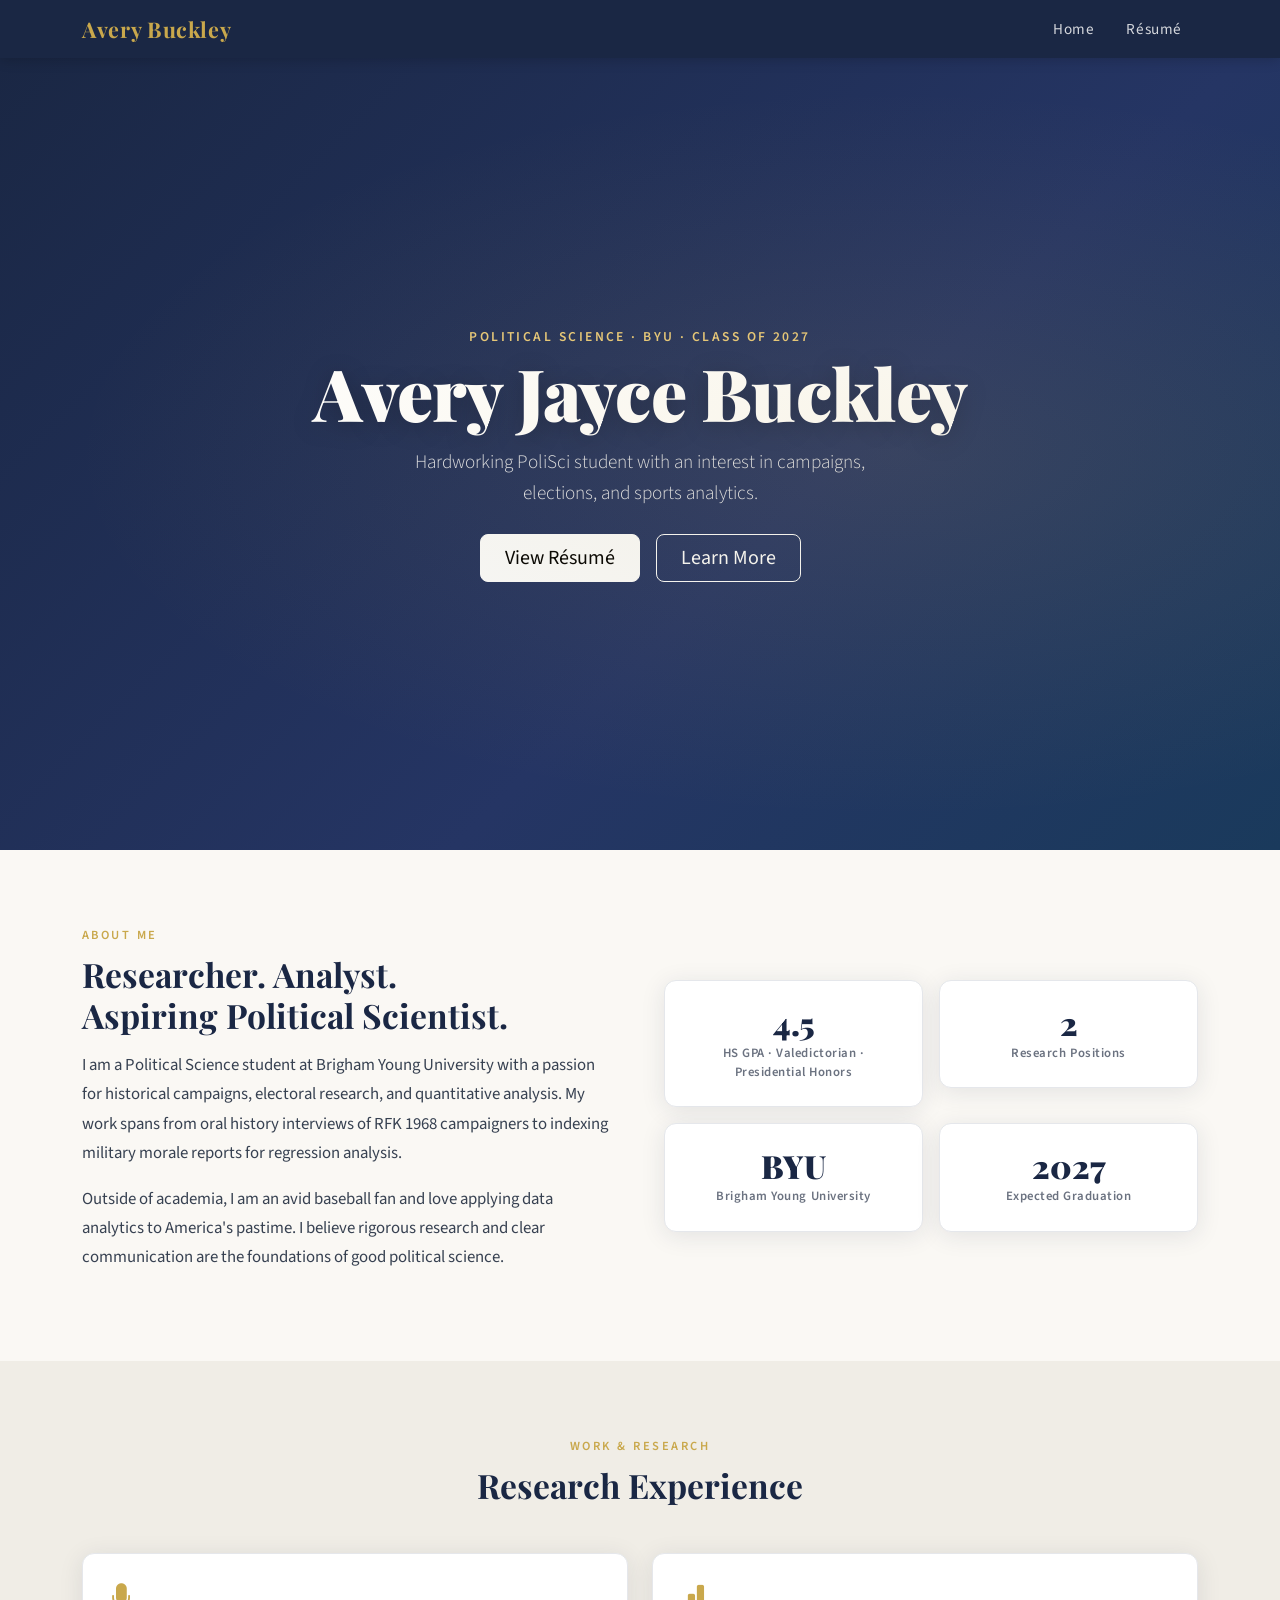
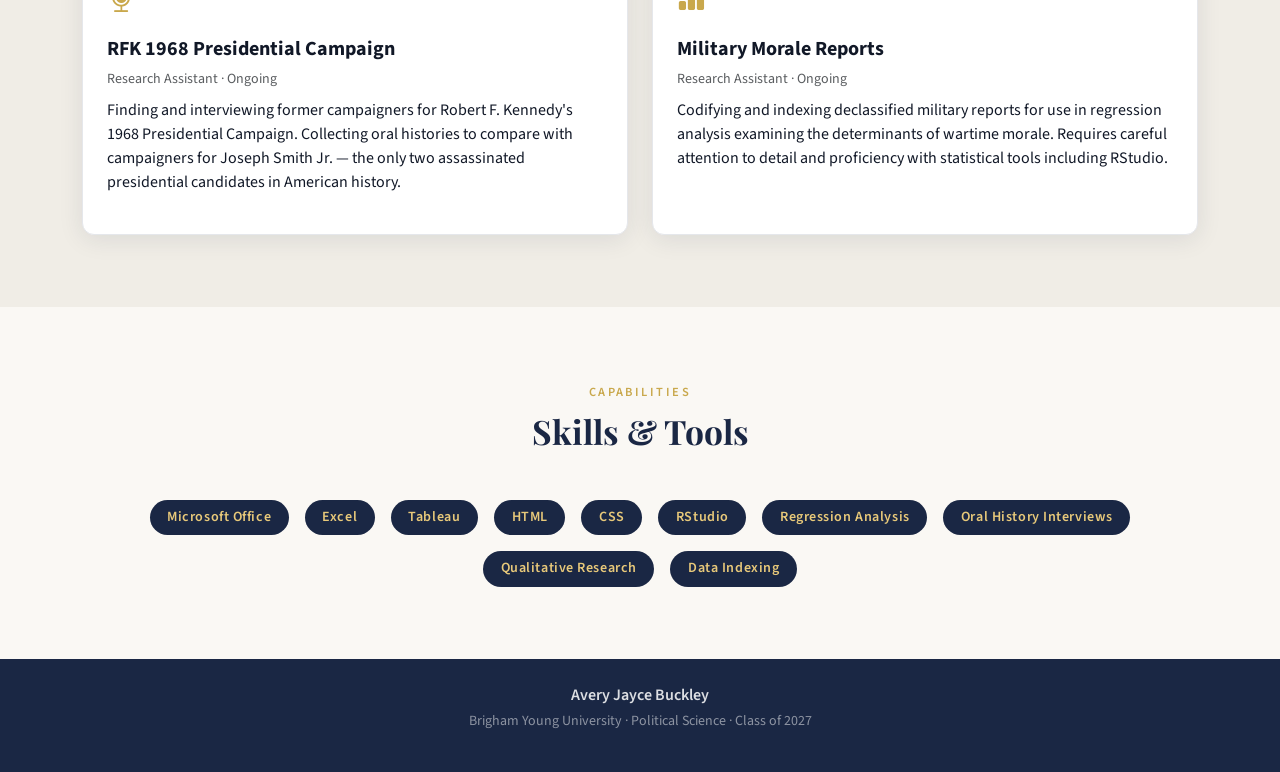
<file: index.html>
<!DOCTYPE html>
<html lang="en">
<head>
  <meta charset="UTF-8" />
  <meta name="viewport" content="width=device-width, initial-scale=1.0"/>
  <title>Avery Buckley | Political Science</title>
  <!-- Bootstrap 5 -->
  <link href="https://cdn.jsdelivr.net/npm/bootstrap@5.3.2/dist/css/bootstrap.min.css" rel="stylesheet"/>
  <!-- Google Fonts -->
  <link href="https://fonts.googleapis.com/css2?family=Playfair+Display:wght@400;700;900&family=Source+Sans+3:wght@300;400;600&display=swap" rel="stylesheet"/>
  <!-- Bootstrap Icons -->
  <link href="https://cdn.jsdelivr.net/npm/bootstrap-icons@1.11.3/font/bootstrap-icons.min.css" rel="stylesheet"/>
  <!-- Custom CSS -->
  <link rel="stylesheet" href="css/style1.css"/>
</head>
<body>

  <!-- NAVBAR -->
  <nav class="navbar navbar-expand-lg navbar-dark sticky-top" id="mainNav">
    <div class="container">
      <a class="navbar-brand fw-bold" href="index.html">Avery Buckley</a>
      <button class="navbar-toggler" type="button" data-bs-toggle="collapse" data-bs-target="#navContent">
        <span class="navbar-toggler-icon"></span>
      </button>
      <div class="collapse navbar-collapse" id="navContent">
        <ul class="navbar-nav ms-auto">
          <li class="nav-item"><a class="nav-link" href="index.html">Home</a></li>
          <li class="nav-item"><a class="nav-link" href="resume.html">Résumé</a></li>
        </ul>
      </div>
    </div>
  </nav>

  <!-- HERO -->
  <header class="hero-section d-flex align-items-center">
    <div class="container text-center text-white">
      <p class="hero-eyebrow mb-2">Political Science · BYU · Class of 2027</p>
      <h1 class="hero-title display-2 fw-black">Avery Jayce Buckley</h1>
      <p class="hero-sub mt-3 mx-auto">Hardworking PoliSci student with an interest in campaigns, elections, and sports analytics.</p>
      <div class="mt-4 d-flex justify-content-center gap-3 flex-wrap">
        <a href="resume.html" class="btn btn-light btn-lg px-4">View Résumé</a>
        <a href="#about" class="btn btn-outline-light btn-lg px-4">Learn More</a>
      </div>
    </div>
  </header>

  <!-- ABOUT -->
  <section class="py-5" id="about">
    <div class="container py-4">
      <div class="row align-items-center g-5">
        <div class="col-lg-6">
          <span class="section-label">About Me</span>
          <h2 class="section-heading mt-2">Researcher. Analyst. <br/>Aspiring Political Scientist.</h2>
          <p class="section-body mt-3">
            I am a Political Science student at Brigham Young University with a passion for
            historical campaigns, electoral research, and quantitative analysis. My work spans
            from oral history interviews of RFK 1968 campaigners to indexing military morale
            reports for regression analysis.
          </p>
          <p class="section-body">
            Outside of academia, I am an avid baseball fan and love applying data analytics to
            America's pastime. I believe rigorous research and clear communication are the
            foundations of good political science.
          </p>
        </div>
        <div class="col-lg-6">
          <div class="row g-3">
            <div class="col-6">
              <div class="stat-card text-center p-4">
                <div class="stat-num">4.5</div>
                <div class="stat-label">HS GPA · Valedictorian · Presidential Honors</div>
              </div>
            </div>
            <div class="col-6">
              <div class="stat-card text-center p-4">
                <div class="stat-num">2</div>
                <div class="stat-label">Research Positions</div>
              </div>
            </div>
            <div class="col-6">
              <div class="stat-card text-center p-4">
                <div class="stat-num">BYU</div>
                <div class="stat-label">Brigham Young University</div>
              </div>
            </div>
            <div class="col-6">
              <div class="stat-card text-center p-4">
                <div class="stat-num">2027</div>
                <div class="stat-label">Expected Graduation</div>
              </div>
            </div>
          </div>
        </div>
      </div>
    </div>
  </section>

  <!-- RESEARCH HIGHLIGHTS -->
  <section class="py-5 bg-light-section" id="research">
    <div class="container py-4">
      <div class="text-center mb-5">
        <span class="section-label">Work &amp; Research</span>
        <h2 class="section-heading mt-2">Research Experience</h2>
      </div>
      <div class="row g-4">
        <div class="col-md-6">
          <div class="research-card p-4 h-100">
            <div class="research-icon mb-3"><i class="bi bi-mic-fill"></i></div>
            <h5 class="fw-bold">RFK 1968 Presidential Campaign</h5>
            <p class="text-muted small mb-2">Research Assistant · Ongoing</p>
            <p>
              Finding and interviewing former campaigners for Robert F. Kennedy's 1968 Presidential
              Campaign. Collecting oral histories to compare with campaigners for Joseph Smith Jr. —
              the only two assassinated presidential candidates in American history.
            </p>
          </div>
        </div>
        <div class="col-md-6">
          <div class="research-card p-4 h-100">
            <div class="research-icon mb-3"><i class="bi bi-bar-chart-fill"></i></div>
            <h5 class="fw-bold">Military Morale Reports</h5>
            <p class="text-muted small mb-2">Research Assistant · Ongoing</p>
            <p>
              Codifying and indexing declassified military reports for use in regression analysis
              examining the determinants of wartime morale. Requires careful attention to detail
              and proficiency with statistical tools including RStudio.
            </p>
          </div>
        </div>
      </div>
    </div>
  </section>

  <!-- SKILLS -->
  <section class="py-5" id="skills">
    <div class="container py-4">
      <div class="text-center mb-5">
        <span class="section-label">Capabilities</span>
        <h2 class="section-heading mt-2">Skills &amp; Tools</h2>
      </div>
      <div class="row g-3 justify-content-center">
        <div class="col-auto"><span class="skill-badge">Microsoft Office</span></div>
        <div class="col-auto"><span class="skill-badge">Excel</span></div>
        <div class="col-auto"><span class="skill-badge">Tableau</span></div>
        <div class="col-auto"><span class="skill-badge">HTML</span></div>
        <div class="col-auto"><span class="skill-badge">CSS</span></div>
        <div class="col-auto"><span class="skill-badge">RStudio</span></div>
        <div class="col-auto"><span class="skill-badge">Regression Analysis</span></div>
        <div class="col-auto"><span class="skill-badge">Oral History Interviews</span></div>
        <div class="col-auto"><span class="skill-badge">Qualitative Research</span></div>
        <div class="col-auto"><span class="skill-badge">Data Indexing</span></div>
      </div>
    </div>
  </section>

  <!-- FOOTER -->
  <footer class="site-footer py-4 text-center">
    <div class="container">
      <p class="mb-1 fw-semibold">Avery Jayce Buckley</p>
      <p class="text-muted small">Brigham Young University · Political Science · Class of 2027</p>
    </div>
  </footer>

  <script src="https://cdn.jsdelivr.net/npm/bootstrap@5.3.2/dist/js/bootstrap.bundle.min.js"></script>
</body>
</html>
</file>
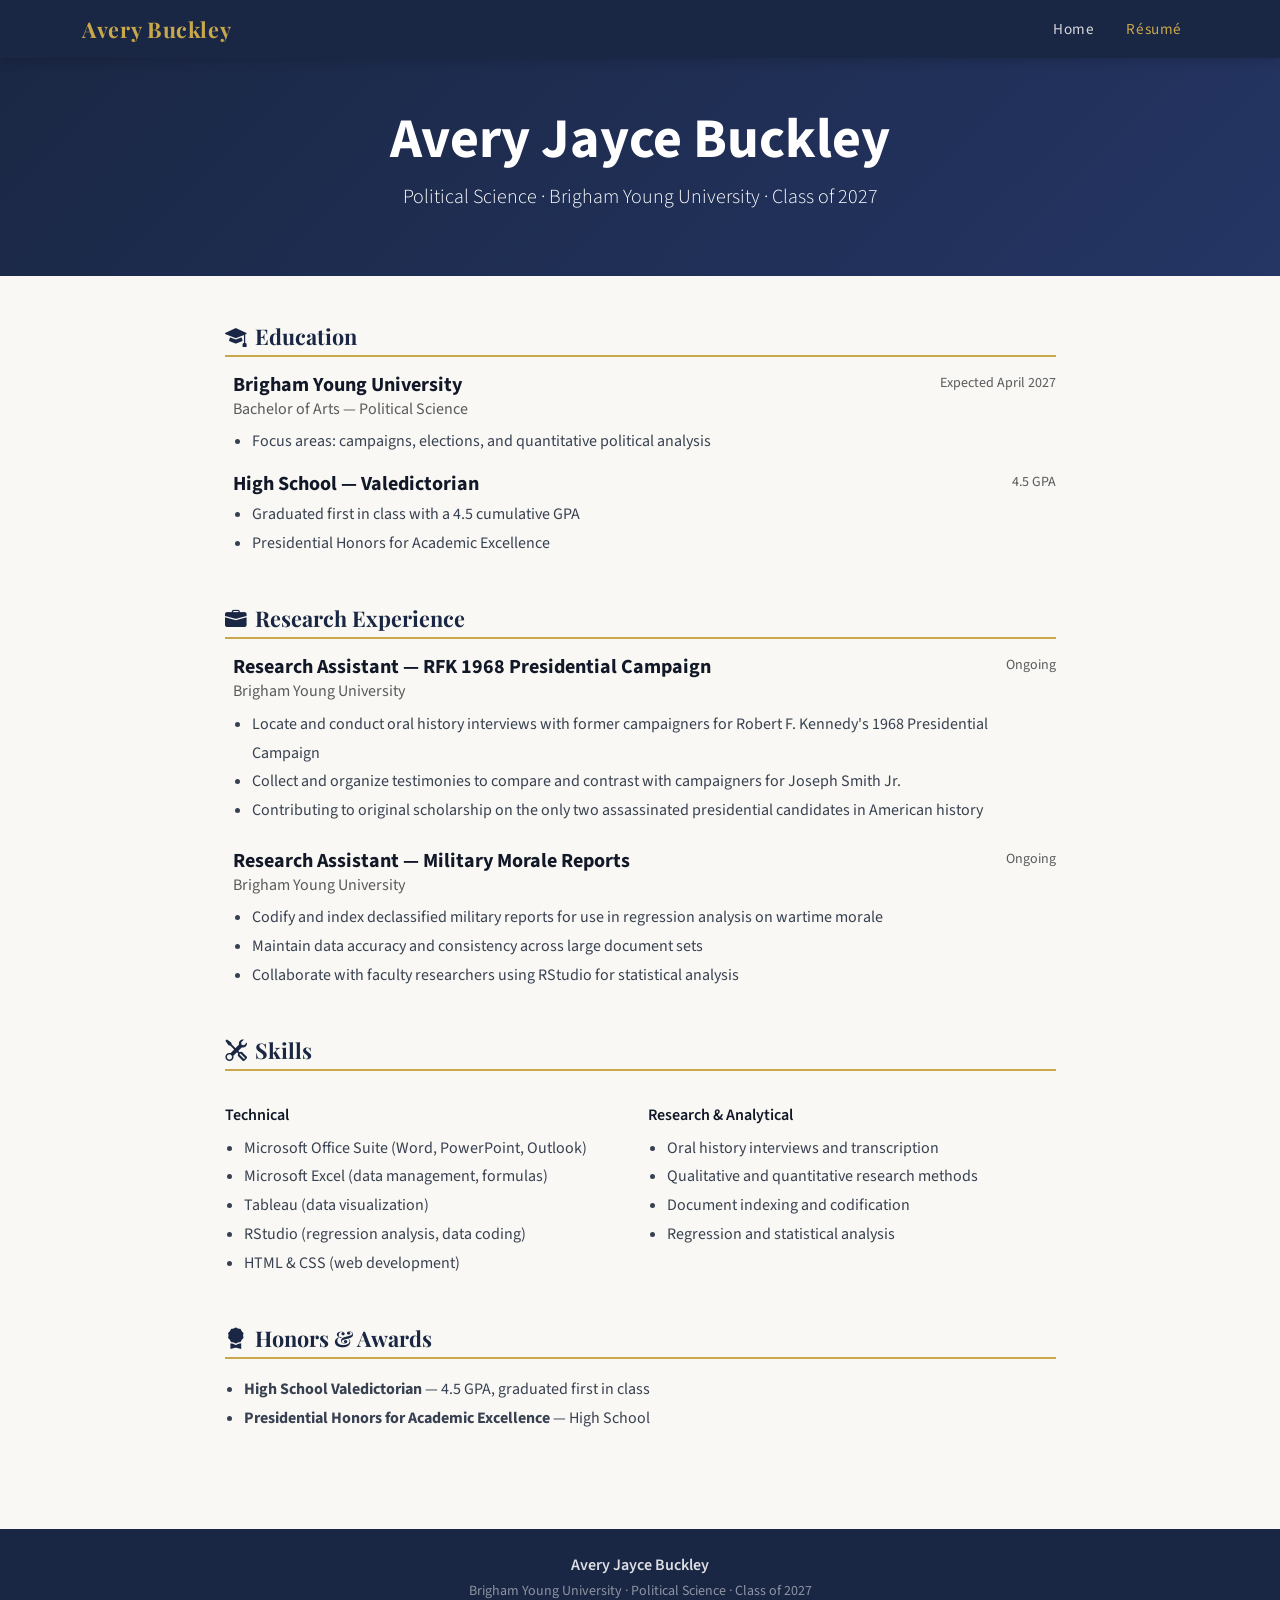
<file: resume.html>
<!DOCTYPE html>
<html lang="en">
<head>
  <meta charset="UTF-8" />
  <meta name="viewport" content="width=device-width, initial-scale=1.0"/>
  <title>Résumé | Avery Buckley</title>
  <link href="https://cdn.jsdelivr.net/npm/bootstrap@5.3.2/dist/css/bootstrap.min.css" rel="stylesheet"/>
  <link href="https://fonts.googleapis.com/css2?family=Playfair+Display:wght@400;700;900&family=Source+Sans+3:wght@300;400;600&display=swap" rel="stylesheet"/>
  <link href="https://cdn.jsdelivr.net/npm/bootstrap-icons@1.11.3/font/bootstrap-icons.min.css" rel="stylesheet"/>
  <link rel="stylesheet" href="css/style1.css"/>
</head>
<body>

  <!-- NAVBAR -->
  <nav class="navbar navbar-expand-lg navbar-dark sticky-top" id="mainNav">
    <div class="container">
      <a class="navbar-brand fw-bold" href="index.html">Avery Buckley</a>
      <button class="navbar-toggler" type="button" data-bs-toggle="collapse" data-bs-target="#navContent">
        <span class="navbar-toggler-icon"></span>
      </button>
      <div class="collapse navbar-collapse" id="navContent">
        <ul class="navbar-nav ms-auto">
          <li class="nav-item"><a class="nav-link" href="index.html">Home</a></li>
          <li class="nav-item"><a class="nav-link active" href="resume.html">Résumé</a></li>
        </ul>
      </div>
    </div>
  </nav>

  <!-- RESUME HEADER -->
  <div class="resume-header py-5 text-center text-white">
    <div class="container">
      <h1 class="display-4 fw-bold">Avery Jayce Buckley</h1>
      <p class="lead mt-2">Political Science · Brigham Young University · Class of 2027</p>
    </div>
  </div>

  <!-- RESUME BODY -->
  <main class="container py-5">
    <div class="row justify-content-center">
      <div class="col-lg-9">

        <!-- EDUCATION -->
        <section class="resume-section mb-5">
          <h2 class="resume-section-title"><i class="bi bi-mortarboard-fill me-2"></i>Education</h2>
          <hr class="resume-rule"/>
          <div class="resume-entry">
            <div class="d-flex justify-content-between flex-wrap">
              <h5 class="fw-bold mb-0">Brigham Young University</h5>
              <span class="text-muted small">Expected April 2027</span>
            </div>
            <p class="text-muted mb-1">Bachelor of Arts — Political Science</p>
            <ul class="resume-list">
              <li>Focus areas: campaigns, elections, and quantitative political analysis</li>
            </ul>
          </div>
          <div class="resume-entry mt-3">
            <div class="d-flex justify-content-between flex-wrap">
              <h5 class="fw-bold mb-0">High School — Valedictorian</h5>
              <span class="text-muted small">4.5 GPA</span>
            </div>
            <ul class="resume-list mt-1">
              <li>Graduated first in class with a 4.5 cumulative GPA</li>
              <li>Presidential Honors for Academic Excellence</li>
            </ul>
          </div>
        </section>

        <!-- EXPERIENCE -->
        <section class="resume-section mb-5">
          <h2 class="resume-section-title"><i class="bi bi-briefcase-fill me-2"></i>Research Experience</h2>
          <hr class="resume-rule"/>

          <div class="resume-entry">
            <div class="d-flex justify-content-between flex-wrap">
              <h5 class="fw-bold mb-0">Research Assistant — RFK 1968 Presidential Campaign</h5>
              <span class="text-muted small">Ongoing</span>
            </div>
            <p class="text-muted mb-1">Brigham Young University</p>
            <ul class="resume-list">
              <li>Locate and conduct oral history interviews with former campaigners for Robert F. Kennedy's 1968 Presidential Campaign</li>
              <li>Collect and organize testimonies to compare and contrast with campaigners for Joseph Smith Jr.</li>
              <li>Contributing to original scholarship on the only two assassinated presidential candidates in American history</li>
            </ul>
          </div>

          <div class="resume-entry mt-4">
            <div class="d-flex justify-content-between flex-wrap">
              <h5 class="fw-bold mb-0">Research Assistant — Military Morale Reports</h5>
              <span class="text-muted small">Ongoing</span>
            </div>
            <p class="text-muted mb-1">Brigham Young University</p>
            <ul class="resume-list">
              <li>Codify and index declassified military reports for use in regression analysis on wartime morale</li>
              <li>Maintain data accuracy and consistency across large document sets</li>
              <li>Collaborate with faculty researchers using RStudio for statistical analysis</li>
            </ul>
          </div>
        </section>

        <!-- SKILLS -->
        <section class="resume-section mb-5">
          <h2 class="resume-section-title"><i class="bi bi-tools me-2"></i>Skills</h2>
          <hr class="resume-rule"/>
          <div class="row g-3 mt-1">
            <div class="col-md-6">
              <p class="fw-semibold mb-1">Technical</p>
              <ul class="resume-list">
                <li>Microsoft Office Suite (Word, PowerPoint, Outlook)</li>
                <li>Microsoft Excel (data management, formulas)</li>
                <li>Tableau (data visualization)</li>
                <li>RStudio (regression analysis, data coding)</li>
                <li>HTML &amp; CSS (web development)</li>
              </ul>
            </div>
            <div class="col-md-6">
              <p class="fw-semibold mb-1">Research &amp; Analytical</p>
              <ul class="resume-list">
                <li>Oral history interviews and transcription</li>
                <li>Qualitative and quantitative research methods</li>
                <li>Document indexing and codification</li>
                <li>Regression and statistical analysis</li>
              </ul>
            </div>
          </div>
        </section>

        <!-- HONORS -->
        <section class="resume-section mb-5">
          <h2 class="resume-section-title"><i class="bi bi-award-fill me-2"></i>Honors &amp; Awards</h2>
          <hr class="resume-rule"/>
          <ul class="resume-list mt-2">
            <li><strong>High School Valedictorian</strong> — 4.5 GPA, graduated first in class</li>
            <li><strong>Presidential Honors for Academic Excellence</strong> — High School</li>
          </ul>
        </section>

      </div>
    </div>
  </main>

  <!-- FOOTER -->
  <footer class="site-footer py-4 text-center">
    <div class="container">
      <p class="mb-1 fw-semibold">Avery Jayce Buckley</p>
      <p class="text-muted small">Brigham Young University · Political Science · Class of 2027</p>
    </div>
  </footer>

  <script src="https://cdn.jsdelivr.net/npm/bootstrap@5.3.2/dist/js/bootstrap.bundle.min.js"></script>
</body>
</html>
</file>
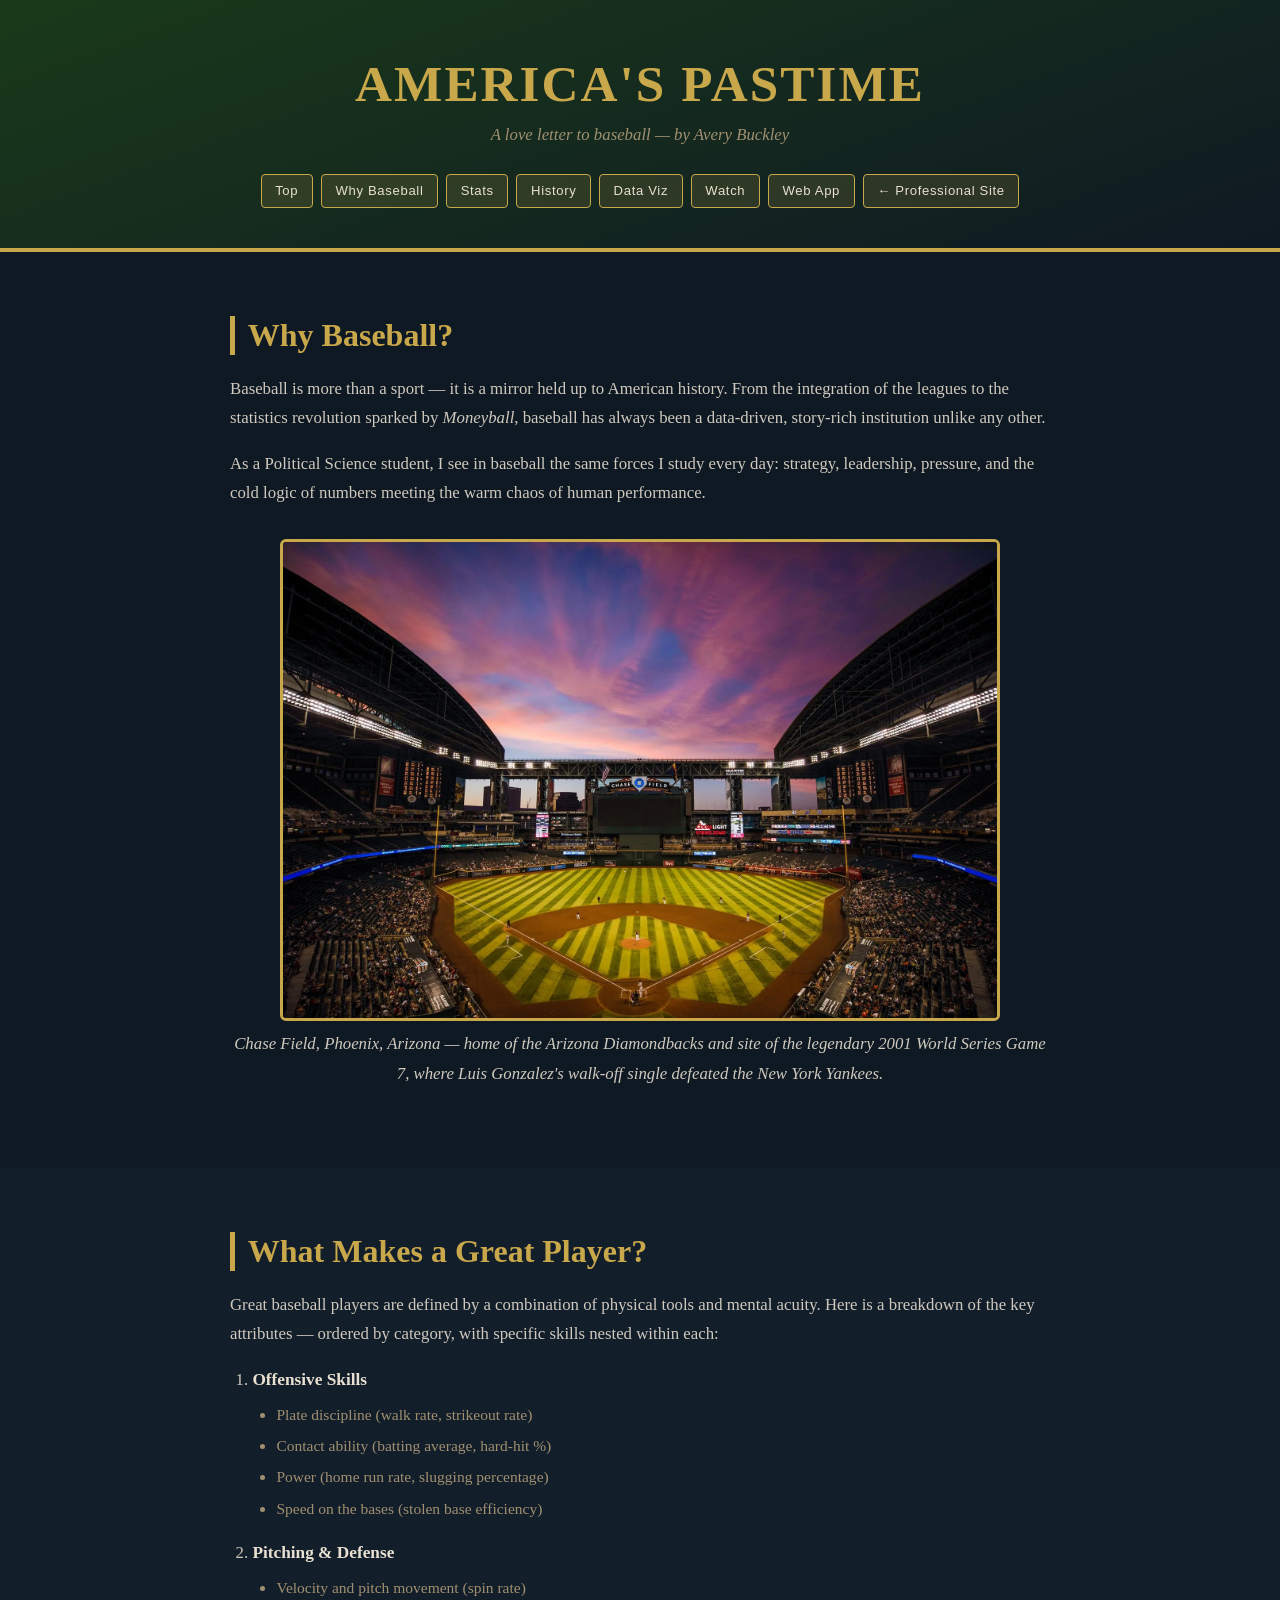
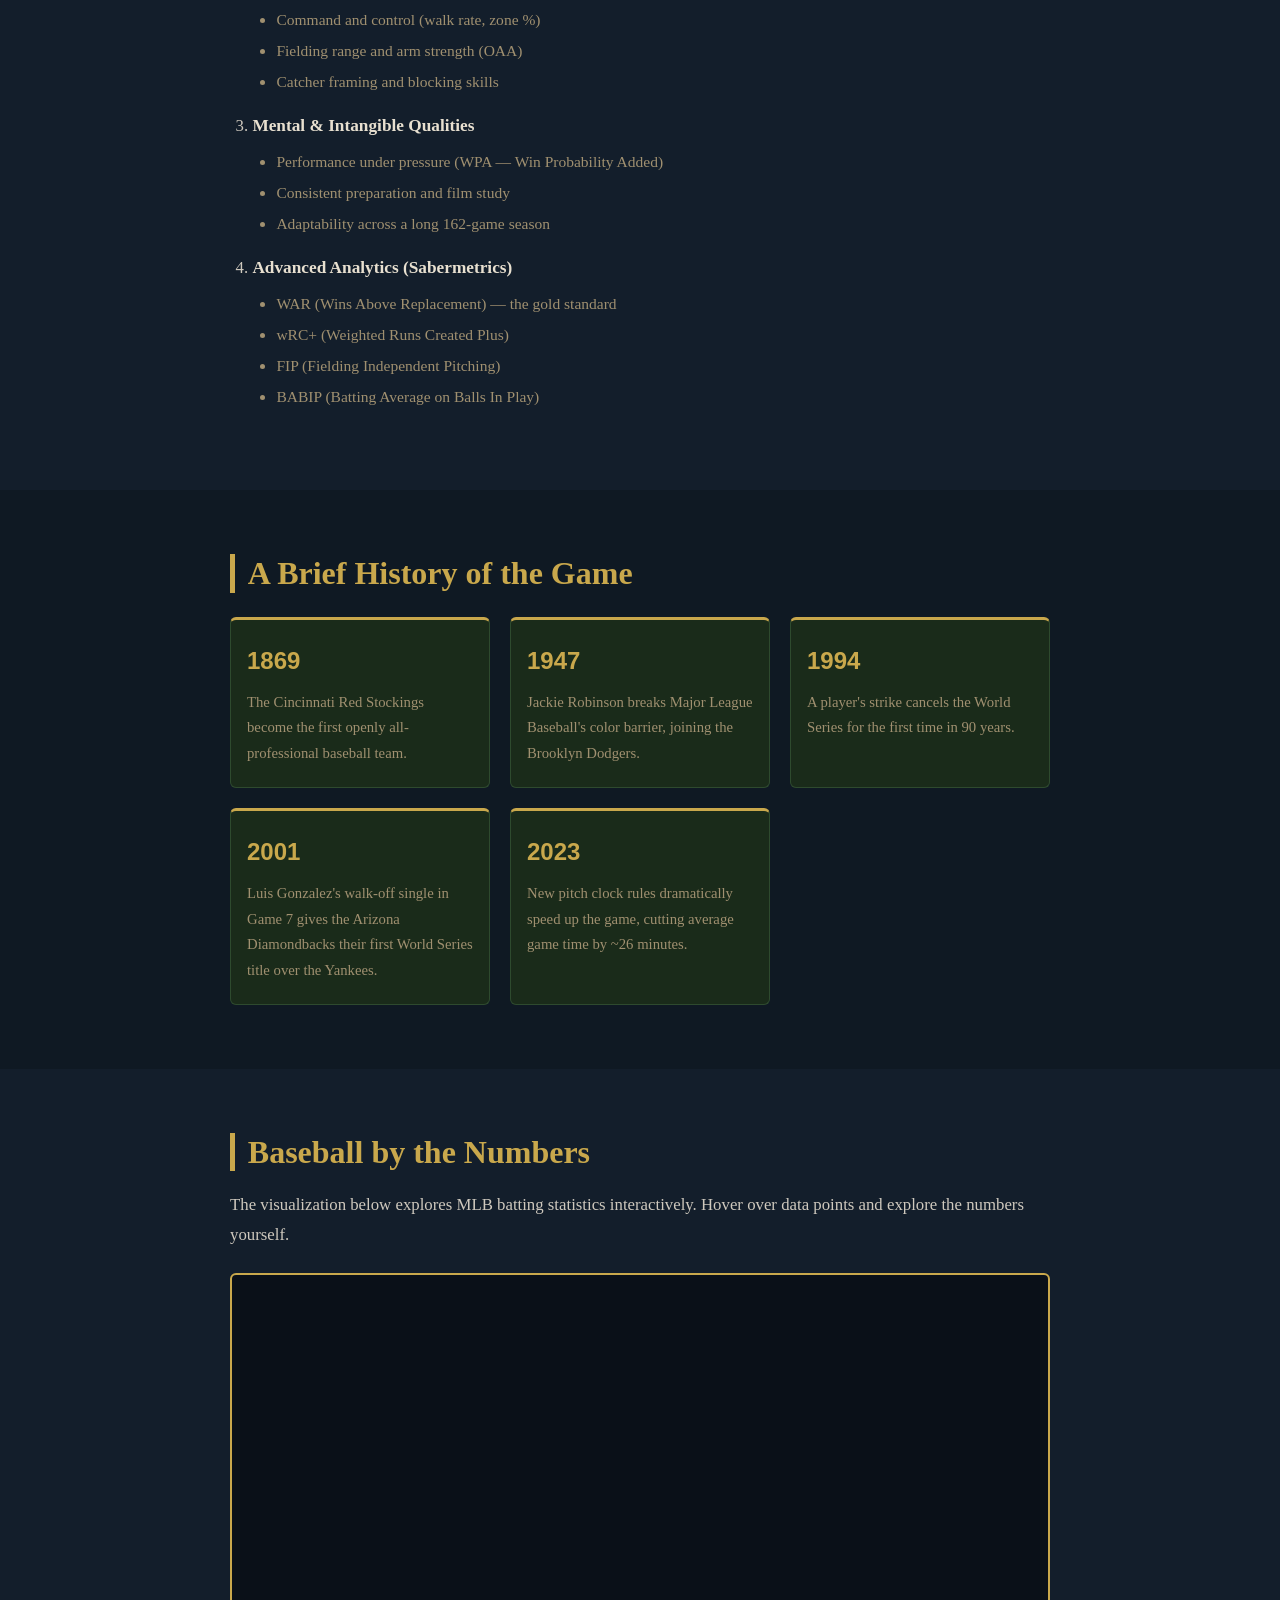
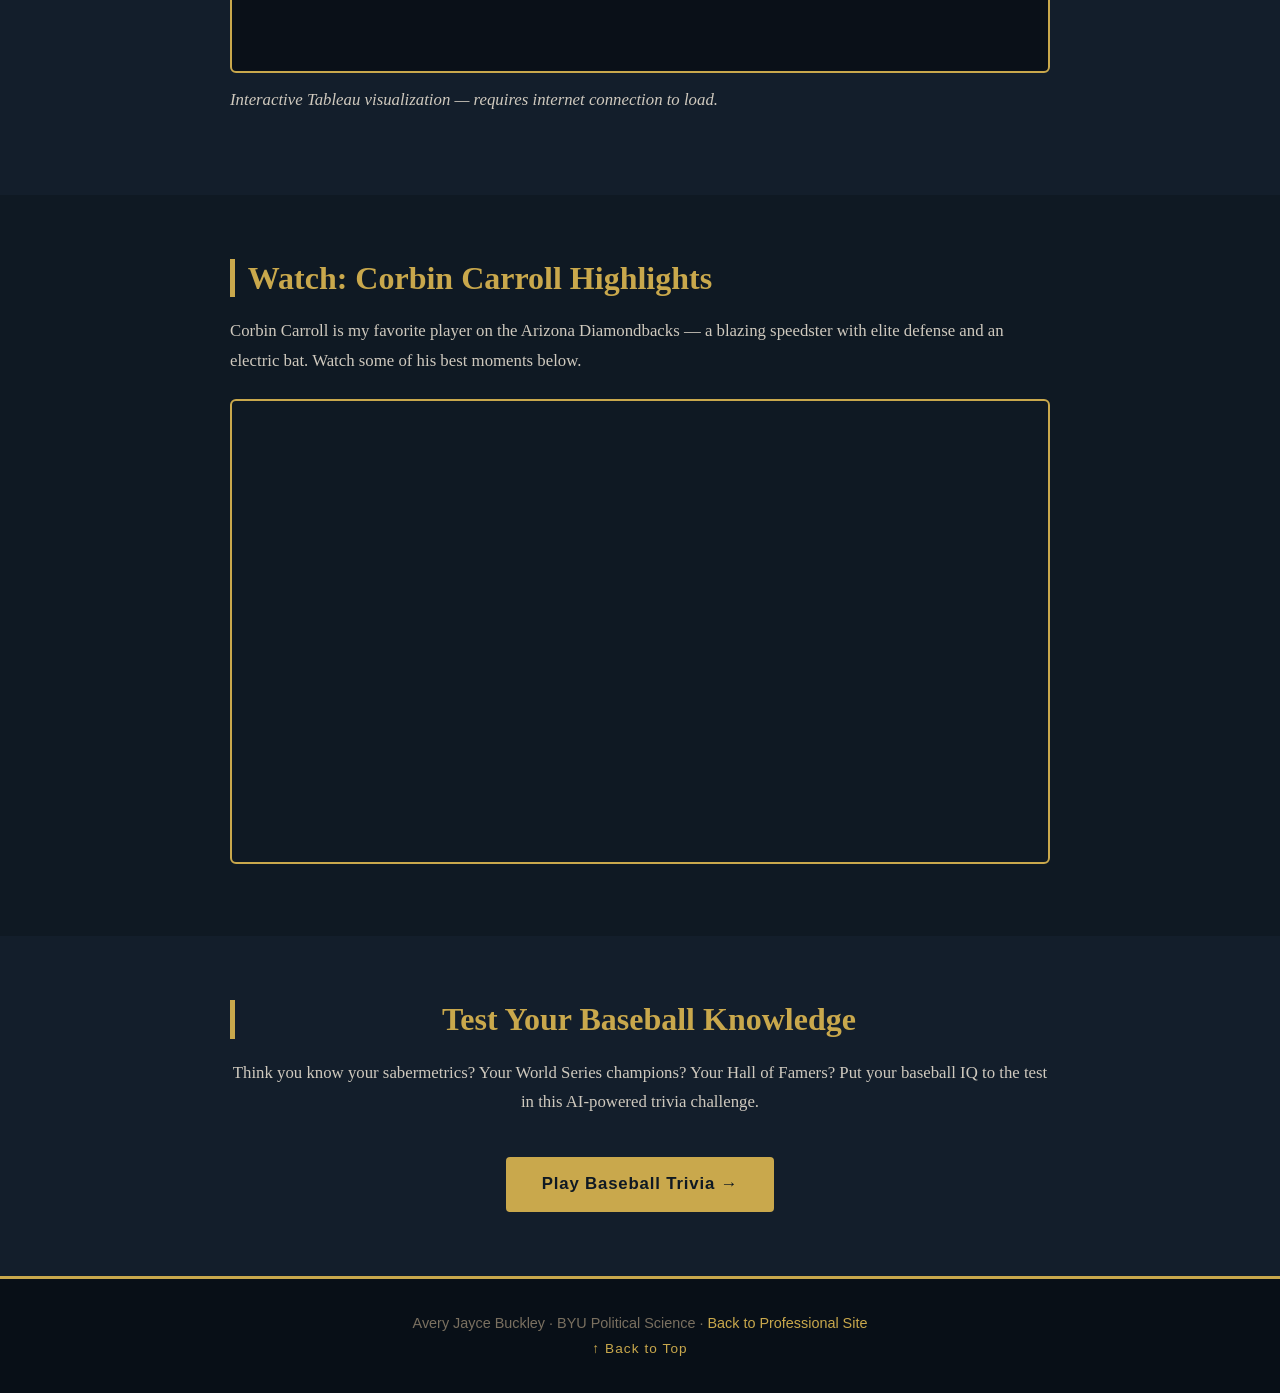
<file: scratch.html>
<!DOCTYPE html>
<html lang="en">
<head>
  <meta charset="UTF-8"/>
  <meta name="viewport" content="width=device-width, initial-scale=1.0"/>
  <title>Baseball | Avery Buckley</title>
  <link rel="stylesheet" href="css/style2.css"/>
</head>
<body>

  <!-- ========== HEADER ========== -->
  <div id="top"></div>
  <header class="site-header">
    <div class="header-inner">
      <h1 class="site-title">America's Pastime</h1>
      <p class="site-subtitle">A love letter to baseball — by Avery Buckley</p>
      <nav class="scratch-nav">
        <a href="#top">Top</a>
        <a href="#why-baseball">Why Baseball</a>
        <a href="#stats">Stats</a>
        <a href="#history">History</a>
        <a href="#tableau-section">Data Viz</a>
        <a href="#watch">Watch</a>
        <a href="#webapp">Web App</a>
        <a href="index.html">← Professional Site</a>
      </nav>
    </div>
  </header>

  <!-- ========== WHY BASEBALL ========== -->
  <section class="content-section" id="why-baseball">
    <div class="section-inner">
      <h2 class="section-title">Why Baseball?</h2>
      <p>
        Baseball is more than a sport — it is a mirror held up to American history. From the
        integration of the leagues to the statistics revolution sparked by <em>Moneyball</em>,
        baseball has always been a data-driven, story-rich institution unlike any other.
      </p>
      <p>
        As a Political Science student, I see in baseball the same forces I study every day:
        strategy, leadership, pressure, and the cold logic of numbers meeting the warm chaos of
        human performance.
      </p>

      <!-- IMAGE: Chase Field, site of 2001 World Series Game 7 -->
      <div class="img-wrapper">
        <img
          src="Chase-Field.webp"
          alt="Chase Field, Phoenix — site of the 2001 World Series Game 7"
          class="feature-img"
        />
        <p class="img-caption">
          Chase Field, Phoenix, Arizona — home of the Arizona Diamondbacks and site of the legendary
          2001 World Series Game 7, where Luis Gonzalez's walk-off single defeated the New York Yankees.
        </p>
      </div>
    </div>
  </section>

  <!-- ========== STATS & LISTS ========== -->
  <section class="content-section alt-bg" id="stats">
    <div class="section-inner">
      <h2 class="section-title">What Makes a Great Player?</h2>
      <p>
        Great baseball players are defined by a combination of physical tools and mental acuity.
        Here is a breakdown of the key attributes — ordered by category, with specific skills
        nested within each:
      </p>

      <ol class="main-list">
        <li>
          <strong>Offensive Skills</strong>
          <ul class="nested-list">
            <li>Plate discipline (walk rate, strikeout rate)</li>
            <li>Contact ability (batting average, hard-hit %)</li>
            <li>Power (home run rate, slugging percentage)</li>
            <li>Speed on the bases (stolen base efficiency)</li>
          </ul>
        </li>
        <li>
          <strong>Pitching &amp; Defense</strong>
          <ul class="nested-list">
            <li>Velocity and pitch movement (spin rate)</li>
            <li>Command and control (walk rate, zone %)</li>
            <li>Fielding range and arm strength (OAA)</li>
            <li>Catcher framing and blocking skills</li>
          </ul>
        </li>
        <li>
          <strong>Mental &amp; Intangible Qualities</strong>
          <ul class="nested-list">
            <li>Performance under pressure (WPA — Win Probability Added)</li>
            <li>Consistent preparation and film study</li>
            <li>Adaptability across a long 162-game season</li>
          </ul>
        </li>
        <li>
          <strong>Advanced Analytics (Sabermetrics)</strong>
          <ul class="nested-list">
            <li>WAR (Wins Above Replacement) — the gold standard</li>
            <li>wRC+ (Weighted Runs Created Plus)</li>
            <li>FIP (Fielding Independent Pitching)</li>
            <li>BABIP (Batting Average on Balls In Play)</li>
          </ul>
        </li>
      </ol>
    </div>
  </section>

  <!-- ========== HISTORY ========== -->
  <section class="content-section" id="history">
    <div class="section-inner">
      <h2 class="section-title">A Brief History of the Game</h2>
      <div class="history-grid">
        <div class="history-card">
          <span class="history-year">1869</span>
          <p>The Cincinnati Red Stockings become the first openly all-professional baseball team.</p>
        </div>
        <div class="history-card">
          <span class="history-year">1947</span>
          <p>Jackie Robinson breaks Major League Baseball's color barrier, joining the Brooklyn Dodgers.</p>
        </div>
        <div class="history-card">
          <span class="history-year">1994</span>
          <p>A player's strike cancels the World Series for the first time in 90 years.</p>
        </div>
        <div class="history-card">
          <span class="history-year">2001</span>
          <p>Luis Gonzalez's walk-off single in Game 7 gives the Arizona Diamondbacks their first World Series title over the Yankees.</p>
        </div>
        <div class="history-card">
          <span class="history-year">2023</span>
          <p>New pitch clock rules dramatically speed up the game, cutting average game time by ~26 minutes.</p>
        </div>
      </div>
    </div>
  </section>

  <!-- ========== TABLEAU ========== -->
  <section class="content-section alt-bg" id="tableau-section">
    <div class="section-inner">
      <h2 class="section-title">Baseball by the Numbers</h2>
      <p>
        The visualization below explores MLB batting statistics interactively. Hover over data
        points and explore the numbers yourself.
      </p>
      <div class="tableau-wrapper">
        <div class='tableauPlaceholder' id='viz1' style='position: relative'>
          <noscript>
            <a href='#'>
              <img alt='MLB Stats' src='https://public.tableau.com/static/images/ML/MLBMiLBStatsDashboardv3/Hitters-Main/1_rss.png' style='border: none'/>
            </a>
          </noscript>
          <object class='tableauViz' style='display:none;'>
            <param name='host_url' value='https%3A%2F%2Fpublic.tableau.com%2F'/>
            <param name='embed_code_version' value='3'/>
            <param name='site_root' value=''/>
            <param name='name' value='MLBMiLBStatsDashboardv3/Hitters-Main'/>
            <param name='tabs' value='no'/>
            <param name='toolbar' value='yes'/>
            <param name='animate_transition' value='yes'/>
            <param name='display_static_image' value='yes'/>
            <param name='display_spinner' value='yes'/>
            <param name='display_overlay' value='yes'/>
            <param name='display_count' value='yes'/>
            <param name='language' value='en-US'/>
          </object>
        </div>
        <script type='text/javascript'>
          var divElement = document.getElementById('viz1');
          var vizElement = divElement.getElementsByTagName('object')[0];
          vizElement.style.width = '100%';
          vizElement.style.height = '600px';
          var scriptElement = document.createElement('script');
          scriptElement.src = 'https://public.tableau.com/javascripts/api/viz_v1.js';
          vizElement.parentNode.insertBefore(scriptElement, vizElement);
        </script>
      </div>
      <p class="tableau-note">Interactive Tableau visualization — requires internet connection to load.</p>
    </div>
  </section>

  <!-- ========== YOUTUBE VIDEO ========== -->
  <section class="content-section" id="watch">
    <div class="section-inner">
      <h2 class="section-title">Watch: Corbin Carroll Highlights</h2>
      <p>
        Corbin Carroll is my favorite player on the Arizona Diamondbacks — a blazing speedster
        with elite defense and an electric bat. Watch some of his best moments below.
      </p>
      <div class="video-wrapper">
        <iframe
          src="https://www.youtube.com/embed/ZSTgszBtoDs"
          title="Corbin Carroll Highlight Reel"
          frameborder="0"
          allow="accelerometer; autoplay; clipboard-write; encrypted-media; gyroscope; picture-in-picture; web-share"
          allowfullscreen>
        </iframe>
      </div>
    </div>
  </section>

  <!-- ========== WEB APP LINK ========== -->
  <section class="content-section alt-bg" id="webapp">
    <div class="section-inner text-center-div">
      <h2 class="section-title">Test Your Baseball Knowledge</h2>
      <p>
        Think you know your sabermetrics? Your World Series champions? Your Hall of Famers?
        Put your baseball IQ to the test in this AI-powered trivia challenge.
      </p>
      <a href="webapp.html" class="cta-button">Play Baseball Trivia →</a>
    </div>
  </section>

  <!-- ========== FOOTER ========== -->
  <footer class="scratch-footer">
    <p>Avery Jayce Buckley · BYU Political Science · <a href="index.html">Back to Professional Site</a></p>
    <p><a href="#top" class="top-link">↑ Back to Top</a></p>
  </footer>

</body>
</html>
</file>
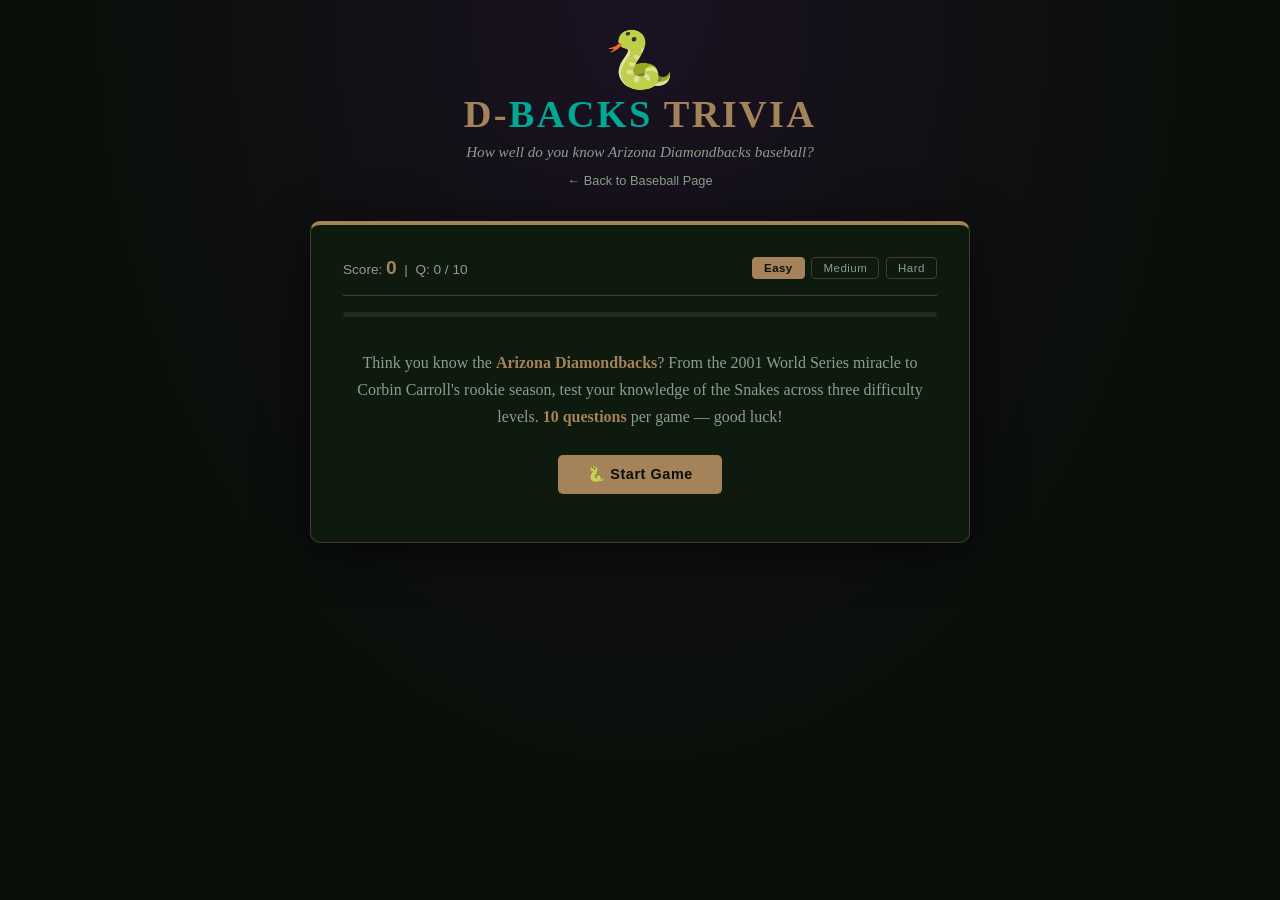
<file: webapp.html>
<!DOCTYPE html>
<html lang="en">
<head>
  <meta charset="UTF-8"/>
  <meta name="viewport" content="width=device-width, initial-scale=1.0"/>
  <title>D-backs Trivia | Avery Buckley</title>
  <style>
    *, *::before, *::after { box-sizing: border-box; margin: 0; padding: 0; }

    :root {
      --bg:        #0a0f0a;
      --panel:     #0f1a0f;
      --sand:      #a4825a;
      --turquoise: #00a896;
      --purple:    #4a1a6b;
      --red:       #a71930;
      --gold:      #e3b44b;
      --text:      #f0ece4;
      --muted:     #8a9e8a;
      --border:    rgba(164,130,90,0.35);
      --correct:   #0d3b1a;
      --wrong:     #3b0d0d;
    }

    body {
      background-color: var(--bg);
      background-image: radial-gradient(ellipse at 50% 0%, rgba(74,26,107,0.25) 0%, transparent 60%);
      color: var(--text);
      font-family: 'Georgia', serif;
      min-height: 100vh;
      display: flex;
      flex-direction: column;
      align-items: center;
      padding: 2rem 1rem 4rem;
    }

    /* ===== HEADER ===== */
    .app-header { text-align: center; margin-bottom: 2rem; }

    .dbacks-logo {
      font-size: 3.5rem;
      line-height: 1;
      margin-bottom: 0.3rem;
    }

    .app-title {
      font-size: 2.4rem;
      font-weight: bold;
      color: var(--sand);
      letter-spacing: 0.06em;
      text-transform: uppercase;
      line-height: 1.1;
    }

    .app-title span {
      color: var(--turquoise);
    }

    .app-subtitle {
      font-size: 0.95rem;
      color: var(--muted);
      margin-top: 0.5rem;
      font-style: italic;
    }

    .back-link {
      display: inline-block;
      margin-top: 0.75rem;
      font-family: 'Verdana', sans-serif;
      font-size: 0.8rem;
      color: var(--muted);
      text-decoration: none;
    }
    .back-link:hover { color: var(--sand); }

    /* ===== CARD ===== */
    .card {
      background: var(--panel);
      border: 1px solid var(--border);
      border-top: 4px solid var(--sand);
      border-radius: 10px;
      padding: 2rem;
      width: 100%;
      max-width: 660px;
      box-shadow: 0 8px 48px rgba(0,0,0,0.6);
    }

    /* ===== SCORE BAR ===== */
    .score-bar {
      display: flex;
      justify-content: space-between;
      align-items: center;
      margin-bottom: 1rem;
      font-family: 'Verdana', sans-serif;
      font-size: 0.85rem;
      color: var(--muted);
      border-bottom: 1px solid var(--border);
      padding-bottom: 1rem;
      flex-wrap: wrap;
      gap: 0.5rem;
    }

    .score-val { color: var(--sand); font-weight: bold; font-size: 1.2rem; }

    .difficulty-selector { display: flex; gap: 0.4rem; }

    .diff-btn {
      background: none;
      border: 1px solid var(--border);
      color: var(--muted);
      font-family: 'Verdana', sans-serif;
      font-size: 0.72rem;
      padding: 0.25rem 0.7rem;
      border-radius: 4px;
      cursor: pointer;
      transition: all 0.15s;
      letter-spacing: 0.04em;
    }

    .diff-btn.active, .diff-btn:hover {
      background-color: var(--sand);
      border-color: var(--sand);
      color: #0a0f0a;
      font-weight: bold;
    }

    /* ===== PROGRESS BAR ===== */
    .progress-track {
      height: 5px;
      background: rgba(164,130,90,0.15);
      border-radius: 3px;
      margin-bottom: 1.5rem;
      overflow: hidden;
    }

    .progress-fill {
      height: 100%;
      background: linear-gradient(90deg, var(--turquoise), var(--sand));
      border-radius: 3px;
      transition: width 0.4s ease;
      width: 0%;
    }

    /* ===== CATEGORY TAG ===== */
    .category-tag {
      display: inline-block;
      background: rgba(0,168,150,0.12);
      border: 1px solid rgba(0,168,150,0.4);
      color: var(--turquoise);
      font-family: 'Verdana', sans-serif;
      font-size: 0.7rem;
      letter-spacing: 0.12em;
      text-transform: uppercase;
      padding: 0.2rem 0.8rem;
      border-radius: 3px;
      margin-bottom: 1rem;
    }

    .question-num {
      font-family: 'Verdana', sans-serif;
      font-size: 0.75rem;
      color: var(--muted);
      float: right;
      margin-top: 0.1rem;
    }

    /* ===== QUESTION ===== */
    .question-text {
      font-size: 1.18rem;
      line-height: 1.65;
      color: var(--text);
      margin-bottom: 1.5rem;
      min-height: 3.5rem;
      clear: both;
    }

    /* ===== CHOICES ===== */
    .choices-grid {
      display: grid;
      grid-template-columns: 1fr 1fr;
      gap: 0.7rem;
      margin-bottom: 1.4rem;
    }

    .choice-btn {
      background: rgba(255,255,255,0.03);
      border: 1px solid var(--border);
      color: var(--text);
      font-family: 'Georgia', serif;
      font-size: 0.95rem;
      padding: 0.8rem 1rem;
      border-radius: 6px;
      cursor: pointer;
      text-align: left;
      transition: all 0.15s;
      line-height: 1.4;
    }

    .choice-btn:hover:not(:disabled) {
      background: rgba(164,130,90,0.1);
      border-color: var(--sand);
      color: #f5deb3;
    }

    .choice-btn.correct {
      background-color: var(--correct);
      border-color: #3cb371;
      color: #90ee90;
      font-weight: bold;
    }

    .choice-btn.wrong {
      background-color: var(--wrong);
      border-color: #cd5c5c;
      color: #ffb6c1;
    }

    .choice-btn:disabled { cursor: default; }

    /* ===== FEEDBACK ===== */
    .feedback-box {
      border-radius: 6px;
      padding: 0.9rem 1rem;
      font-size: 0.93rem;
      line-height: 1.6;
      margin-bottom: 1.2rem;
      display: none;
    }

    .feedback-box.visible { display: block; }

    .feedback-box.correct-msg {
      background: rgba(0,168,150,0.1);
      border: 1px solid rgba(0,168,150,0.4);
      color: #80cbc4;
    }

    .feedback-box.wrong-msg {
      background: rgba(167,25,48,0.12);
      border: 1px solid rgba(167,25,48,0.4);
      color: #ef9a9a;
    }

    /* ===== ACTIONS ===== */
    .actions { display: flex; gap: 0.75rem; flex-wrap: wrap; }

    .btn-primary {
      background-color: var(--sand);
      border: none;
      color: #0a0f0a;
      font-family: 'Verdana', sans-serif;
      font-weight: bold;
      font-size: 0.9rem;
      padding: 0.7rem 1.8rem;
      border-radius: 5px;
      cursor: pointer;
      letter-spacing: 0.04em;
      transition: background 0.15s, transform 0.15s;
    }

    .btn-primary:hover { background-color: var(--gold); transform: translateY(-1px); }

    .btn-secondary {
      background: none;
      border: 1px solid var(--border);
      color: var(--muted);
      font-family: 'Verdana', sans-serif;
      font-size: 0.88rem;
      padding: 0.7rem 1.2rem;
      border-radius: 5px;
      cursor: pointer;
      transition: all 0.15s;
      text-decoration: none;
      display: inline-flex;
      align-items: center;
    }

    .btn-secondary:hover { border-color: var(--sand); color: var(--sand); }

    /* ===== START SCREEN ===== */
    .start-screen { text-align: center; padding: 0.5rem 0 1rem; }

    .start-screen p {
      color: var(--muted);
      font-size: 1rem;
      margin-bottom: 1.5rem;
      line-height: 1.7;
    }

    .start-screen strong { color: var(--sand); }

    /* ===== RESULTS ===== */
    .results-screen { text-align: center; display: none; padding: 0.5rem 0; }

    .results-screen h2 { font-size: 1.8rem; color: var(--sand); margin-bottom: 0.25rem; }

    .results-score {
      font-size: 3.8rem;
      font-weight: bold;
      color: var(--text);
      margin: 0.75rem 0 0.25rem;
      font-family: 'Georgia', serif;
    }

    .results-label {
      color: var(--muted);
      font-size: 1rem;
      margin-bottom: 1.25rem;
      font-style: italic;
    }

    .results-rating {
      font-size: 1.8rem;
      margin-bottom: 1rem;
    }

    .results-buttons {
      display: flex;
      gap: 0.75rem;
      justify-content: center;
      flex-wrap: wrap;
      margin-top: 1rem;
    }

    /* ===== RESPONSIVE ===== */
    @media (max-width: 480px) {
      .choices-grid { grid-template-columns: 1fr; }
      .app-title { font-size: 1.8rem; }
    }
  </style>
</head>
<body>

  <div class="app-header">
    <div class="dbacks-logo">🐍</div>
    <div class="app-title">D-<span>backs</span> Trivia</div>
    <div class="app-subtitle">How well do you know Arizona Diamondbacks baseball?</div>
    <a href="scratch.html" class="back-link">← Back to Baseball Page</a>
  </div>

  <div class="card">

    <div class="score-bar">
      <div>Score: <span class="score-val" id="scoreDisplay">0</span>
        &nbsp;|&nbsp; Q: <span id="qNumDisplay">0</span> / <span id="qTotalDisplay">10</span>
      </div>
      <div class="difficulty-selector">
        <button class="diff-btn active" data-diff="easy" onclick="setDifficulty(this)">Easy</button>
        <button class="diff-btn" data-diff="medium" onclick="setDifficulty(this)">Medium</button>
        <button class="diff-btn" data-diff="hard" onclick="setDifficulty(this)">Hard</button>
      </div>
    </div>

    <div class="progress-track"><div class="progress-fill" id="progressFill"></div></div>

    <!-- START -->
    <div class="start-screen" id="startScreen">
      <p>
        Think you know the <strong>Arizona Diamondbacks</strong>? From the 2001 World Series miracle
        to Corbin Carroll's rookie season, test your knowledge of the Snakes across three difficulty
        levels. <strong>10 questions</strong> per game — good luck!
      </p>
      <button class="btn-primary" onclick="startGame()">🐍 Start Game</button>
    </div>

    <!-- QUESTION -->
    <div id="questionScreen" style="display:none;">
      <div style="overflow:hidden; margin-bottom:0.5rem;">
        <div class="category-tag" id="categoryTag">Category</div>
        <span class="question-num" id="questionNum"></span>
      </div>
      <div class="question-text" id="questionText"></div>
      <div class="choices-grid" id="choicesGrid"></div>
      <div class="feedback-box" id="feedbackBox"></div>
      <div class="actions">
        <button class="btn-primary" id="nextBtn" onclick="nextQuestion()" style="display:none;">Next →</button>
        <button class="btn-secondary" onclick="quitGame()">Quit</button>
      </div>
    </div>

    <!-- RESULTS -->
    <div class="results-screen" id="resultsScreen">
      <h2>Final Score</h2>
      <div class="results-score" id="finalScore"></div>
      <div class="results-rating" id="resultsRating"></div>
      <div class="results-label" id="resultsLabel"></div>
      <div class="results-buttons">
        <button class="btn-primary" onclick="startGame()">🐍 Play Again</button>
        <a href="scratch.html" class="btn-secondary">← Back</a>
      </div>
    </div>

  </div>

  <script>
    // =============================================
    //  ARIZONA DIAMONDBACKS QUESTION BANK
    // =============================================
    const QUESTIONS = {
      easy: [
        {
          category: "Home Stadium",
          question: "What is the name of the Arizona Diamondbacks' home stadium?",
          choices: ["Dodger Stadium", "Chase Field", "Truist Park", "Globe Life Field"],
          answer: "Chase Field",
          explanation: "Chase Field opened in 1998 in downtown Phoenix and features a retractable roof — crucial for Arizona's summer heat."
        },
        {
          category: "2001 World Series",
          question: "Which team did the Arizona Diamondbacks defeat in the 2001 World Series?",
          choices: ["Boston Red Sox", "New York Yankees", "Los Angeles Dodgers", "Atlanta Braves"],
          answer: "New York Yankees",
          explanation: "The D-backs defeated the three-time defending champion Yankees 4-3 in one of the greatest World Series ever played."
        },
        {
          category: "2001 World Series",
          question: "Who hit the walk-off single in Game 7 of the 2001 World Series to win it for Arizona?",
          choices: ["Randy Johnson", "Curt Schilling", "Luis Gonzalez", "Mark Grace"],
          answer: "Luis Gonzalez",
          explanation: "Luis Gonzalez's bases-loaded bloop single off Mariano Rivera in the bottom of the 9th gave Arizona its first championship."
        },
        {
          category: "Team History",
          question: "What year did the Arizona Diamondbacks join MLB as an expansion team?",
          choices: ["1993", "1995", "1998", "2001"],
          answer: "1998",
          explanation: "The D-backs began play in 1998, making them one of the newest franchises in MLB history."
        },
        {
          category: "Players",
          question: "What position does Corbin Carroll play for the Arizona Diamondbacks?",
          choices: ["First Base", "Catcher", "Outfield", "Shortstop"],
          answer: "Outfield",
          explanation: "Corbin Carroll is an outfielder known for his blazing speed and elite defense."
        },
        {
          category: "Awards",
          question: "What award did Corbin Carroll win in 2023?",
          choices: ["NL MVP", "NL Cy Young", "NL Rookie of the Year", "Gold Glove only"],
          answer: "NL Rookie of the Year",
          explanation: "Corbin Carroll won the 2023 NL Rookie of the Year award unanimously after a spectacular debut season."
        },
        {
          category: "Team History",
          question: "What are the Arizona Diamondbacks' primary team colors?",
          choices: ["Red and Blue", "Sedona Red, Black and Sand", "Purple, Black and Teal", "Green and Gold"],
          answer: "Sedona Red, Black and Sand",
          explanation: "The D-backs' current colors are Sedona Red, Black, and Sand, inspired by the Arizona desert landscape."
        },
        {
          category: "2001 World Series",
          question: "Which two D-backs pitchers shared the 2001 World Series MVP award?",
          choices: ["Randy Johnson and Luis Gonzalez", "Curt Schilling and Randy Johnson", "Byung-hyun Kim and Curt Schilling", "Randy Johnson and Mark Grace"],
          answer: "Curt Schilling and Randy Johnson",
          explanation: "Schilling and Johnson both dominated in the series, becoming the first co-MVPs in World Series history."
        },
        {
          category: "Team History",
          question: "In what division do the Arizona Diamondbacks play?",
          choices: ["AL West", "NL East", "NL West", "AL Central"],
          answer: "NL West",
          explanation: "The D-backs compete in the NL West alongside the Dodgers, Giants, Padres, and Rockies."
        },
        {
          category: "Players",
          question: "Which legendary pitcher nicknamed 'The Big Unit' spent his prime years with the D-backs?",
          choices: ["Pedro Martinez", "Roger Clemens", "Randy Johnson", "Greg Maddux"],
          answer: "Randy Johnson",
          explanation: "Randy Johnson, nicknamed 'The Big Unit,' won four consecutive Cy Young Awards with Arizona from 1999–2002."
        },
        {
          category: "Team History",
          question: "The D-backs' first World Series win in 2001 came how many years after the franchise started?",
          choices: ["2", "3", "4", "6"],
          answer: "4",
          explanation: "Arizona won the World Series in just their fourth season of existence, the fastest an expansion team has ever done it."
        },
        {
          category: "Players",
          question: "Which D-backs first baseman led off Game 7 of the 2001 World Series with a single?",
          choices: ["Tony Womack", "Mark Grace", "Matt Williams", "Jay Bell"],
          answer: "Mark Grace",
          explanation: "Mark Grace led off the 9th inning with a single against Mariano Rivera, sparking the legendary comeback."
        },
        {
          category: "2023 Season",
          question: "How far did the Arizona Diamondbacks go in the 2023 playoffs?",
          choices: ["Wild Card Round", "NLDS", "NLCS", "World Series"],
          answer: "World Series",
          explanation: "The D-backs made a remarkable run as a Wild Card team, reaching the 2023 World Series before losing to the Texas Rangers."
        },
        {
          category: "Stadium",
          question: "What unique feature does Chase Field have that most outdoor stadiums do not?",
          choices: ["An underground clubhouse", "A retractable roof", "A swimming pool in center field", "Natural grass only"],
          answer: "A retractable roof",
          explanation: "Chase Field has a retractable roof to protect fans from the intense Arizona heat, and also features a swimming pool beyond the outfield wall."
        },
        {
          category: "Players",
          question: "Which current D-backs shortstop is one of the team's brightest young stars?",
          choices: ["Francisco Lindor", "Trea Turner", "Geraldo Perdomo", "Xander Bogaerts"],
          answer: "Geraldo Perdomo",
          explanation: "Geraldo Perdomo is the D-backs' starting shortstop and an important part of their young core."
        }
      ],
      medium: [
        {
          category: "Records",
          question: "How many home runs did Luis Gonzalez hit in the 2001 regular season, setting a D-backs record?",
          choices: ["42", "49", "57", "63"],
          answer: "57",
          explanation: "Gonzalez hit 57 home runs in 2001, a career year that helped carry the D-backs to the World Series."
        },
        {
          category: "2001 World Series",
          question: "The 2001 World Series was historically unique because it began in October but ended in which month?",
          choices: ["October", "November", "December", "It ended in October"],
          answer: "November",
          explanation: "Because of a post-9/11 schedule delay, the 2001 World Series ended on November 4 — the latest finish ever at the time."
        },
        {
          category: "Players",
          question: "Randy Johnson won four consecutive NL Cy Young Awards with Arizona. Which years were they?",
          choices: ["1997–2000", "1998–2001", "1999–2002", "2000–2003"],
          answer: "1999–2002",
          explanation: "Randy Johnson won the NL Cy Young Award from 1999 through 2002, all with the Arizona Diamondbacks."
        },
        {
          category: "Team History",
          question: "What was the original name of Chase Field when it opened in 1998?",
          choices: ["Arizona Park", "Bank One Ballpark", "US Airways Field", "Desert Sun Park"],
          answer: "Bank One Ballpark",
          explanation: "The stadium was originally known as Bank One Ballpark (nicknamed 'The BOB') before being renamed Chase Field in 2005."
        },
        {
          category: "2001 World Series",
          question: "Who was the D-backs closer who gave up back-to-back game-tying home runs in Games 4 and 5?",
          choices: ["Randy Johnson", "Curt Schilling", "Byung-hyun Kim", "Miguel Batista"],
          answer: "Byung-hyun Kim",
          explanation: "Byung-hyun Kim gave up dramatic game-tying home runs to Tino Martinez and Scott Brosius in consecutive games, though Arizona still won the series."
        },
        {
          category: "Players",
          question: "Which D-backs catcher was known as one of the best framers and defensive catchers in the game during his time in Arizona?",
          choices: ["Dioner Navarro", "Chris Iannetta", "Carson Kelly", "Miguel Montero"],
          answer: "Miguel Montero",
          explanation: "Miguel Montero was the D-backs' primary catcher for many years and was known for his strong defense and framing ability."
        },
        {
          category: "Records",
          question: "What pitcher struck out 20 batters in a single game for the D-backs in 2001?",
          choices: ["Curt Schilling", "Randy Johnson", "Brian Anderson", "Miguel Batista"],
          answer: "Randy Johnson",
          explanation: "Randy Johnson struck out 20 Cincinnati Reds batters on May 8, 2001, tying the MLB record for a nine-inning game."
        },
        {
          category: "2023 Season",
          question: "The D-backs entered the 2023 playoffs as which seed?",
          choices: ["1st", "2nd", "3rd Wild Card", "4th"],
          answer: "3rd Wild Card",
          explanation: "Arizona entered the 2023 playoffs as the 3rd Wild Card team and made a historic run to the World Series."
        },
        {
          category: "Players",
          question: "Which outfielder did the D-backs trade to the Yankees in a blockbuster deal, acquiring several prospects in return in 2022?",
          choices: ["David Peralta", "Ketel Marte", "Josh Rojas", "Daulton Varsho"],
          answer: "Daulton Varsho",
          explanation: "The D-backs traded Daulton Varsho to the Toronto Blue Jays (not Yankees) in a major multi-player deal after the 2022 season."
        },
        {
          category: "Team History",
          question: "Which D-backs manager led the team to the 2001 World Series title?",
          choices: ["Dusty Baker", "Bob Brenly", "Kirk Gibson", "Torey Lovullo"],
          answer: "Bob Brenly",
          explanation: "Bob Brenly managed the Diamondbacks to their 2001 World Series championship in just his first season as a major league manager."
        },
        {
          category: "Players",
          question: "Which D-backs second baseman is one of the franchise's most consistent hitters and made the All-Star team multiple times?",
          choices: ["Orlando Hudson", "Aaron Hill", "Ketel Marte", "Brandon Phillips"],
          answer: "Ketel Marte",
          explanation: "Ketel Marte has been one of the D-backs' best hitters for years and was the NL batting champion in 2024."
        },
        {
          category: "Records",
          question: "Curt Schilling's ERA in the 2001 World Series was historic. Approximately what was it?",
          choices: ["0.00", "1.12", "2.30", "3.05"],
          answer: "1.12",
          explanation: "Schilling posted a 1.12 ERA across his three World Series starts in 2001, one of the greatest postseason pitching performances ever."
        }
      ],
      hard: [
        {
          category: "Deep History",
          question: "Who was the Arizona Diamondbacks' first-ever draft pick when the franchise was established?",
          choices: ["Travis Lee", "Nick Bierbrodt", "John Patterson", "Brad Penny"],
          answer: "Nick Bierbrodt",
          explanation: "Nick Bierbrodt was selected 7th overall in the 1996 expansion draft as the D-backs' first-ever pick."
        },
        {
          category: "Records",
          question: "Randy Johnson's strikeout rate in his peak D-backs years was historically dominant. How many strikeouts did he record in the 2001 season?",
          choices: ["264", "293", "372", "419"],
          answer: "372",
          explanation: "Randy Johnson struck out 372 batters in 2001, one of the highest single-season totals in MLB history."
        },
        {
          category: "2001 World Series",
          question: "What was the score of Game 7 of the 2001 World Series when the D-backs came to bat in the 9th inning?",
          choices: ["1-0 Yankees", "2-1 Yankees", "3-2 Yankees", "2-2 tied"],
          answer: "2-1 Yankees",
          explanation: "The Yankees led 2-1 going into the bottom of the 9th, with Mariano Rivera — who had blown just one save all postseason — on the mound."
        },
        {
          category: "Sabermetrics",
          question: "Corbin Carroll's 2023 WAR was among the best in the NL. Approximately what was his WAR that season?",
          choices: ["3.2", "4.5", "6.1", "7.8"],
          answer: "6.1",
          explanation: "Corbin Carroll posted a WAR of approximately 6.1 in 2023, reflecting his elite combination of hitting, speed, and defense."
        },
        {
          category: "Deep History",
          question: "Which pitcher threw the D-backs' first-ever no-hitter?",
          choices: ["Randy Johnson", "Curt Schilling", "Edwin Jackson", "Ian Kennedy"],
          answer: "Edwin Jackson",
          explanation: "Edwin Jackson threw a no-hitter against the Tampa Bay Rays on June 25, 2010, the first in D-backs history."
        },
        {
          category: "Records",
          question: "What is the D-backs' franchise record for home runs in a single season by a team?",
          choices: ["208", "220", "234", "249"],
          answer: "220",
          explanation: "The D-backs set their team home run record of 220 in the 1999 season."
        },
        {
          category: "Players",
          question: "Which D-backs pitcher threw a perfect game — the franchise's only one — and when?",
          choices: ["Randy Johnson in 2004", "Curt Schilling in 2002", "Randy Johnson in 2004", "There has been no D-backs perfect game"],
          answer: "There has been no D-backs perfect game",
          explanation: "As of 2024, no Arizona Diamondbacks pitcher has thrown a perfect game in franchise history."
        },
        {
          category: "2001 World Series",
          question: "How many pitches did Mariano Rivera throw in the bottom of the 9th of Game 7 before giving up the walk-off hit?",
          choices: ["8", "11", "14", "17"],
          answer: "14",
          explanation: "Rivera threw 14 pitches in the dramatic 9th inning, including the fateful pitch to Luis Gonzalez that ended the Yankees' dynasty run."
        },
        {
          category: "Deep History",
          question: "The D-backs wore a unique uniform style from 1998–2006. What distinctive color was part of their original color scheme that was later removed?",
          choices: ["Orange", "Teal", "Yellow", "Silver"],
          answer: "Teal",
          explanation: "The original D-backs uniforms featured purple, black, teal, and copper — teal was dropped when the team rebranded toward their current Sedona Red color scheme."
        },
        {
          category: "Players",
          question: "Corbin Carroll's stolen base total in 2023 ranked among the NL leaders. Approximately how many did he steal?",
          choices: ["22", "31", "42", "54"],
          answer: "54",
          explanation: "Corbin Carroll stole 54 bases in 2023, showcasing his elite speed and making him one of the most dynamic players in the league."
        },
        {
          category: "Records",
          question: "Which D-backs player holds the franchise record for career home runs?",
          choices: ["Luis Gonzalez", "Paul Goldschmidt", "Mark Grace", "Matt Williams"],
          answer: "Paul Goldschmidt",
          explanation: "Paul Goldschmidt hit 188 home runs as a Diamondback before being traded to the Cardinals, making him the franchise's all-time home run leader."
        },
        {
          category: "Deep History",
          question: "The D-backs made the playoffs in 1999, just their second year of existence. Who did they lose to in the NLCS?",
          choices: ["Atlanta Braves", "New York Mets", "St. Louis Cardinals", "Houston Astros"],
          answer: "New York Mets",
          explanation: "The D-backs lost the 1999 NLCS to the New York Mets in six games, just one year before their championship run."
        }
      ]
    };

    // =============================================
    //  GAME STATE
    // =============================================
    let score = 0;
    let questionNum = 0;
    let difficulty = 'easy';
    let gameQuestions = [];
    const TOTAL = 10;

    function setDifficulty(btn) {
      document.querySelectorAll('.diff-btn').forEach(b => b.classList.remove('active'));
      btn.classList.add('active');
      difficulty = btn.dataset.diff;
    }

    function shuffle(arr) {
      const a = [...arr];
      for (let i = a.length - 1; i > 0; i--) {
        const j = Math.floor(Math.random() * (i + 1));
        [a[i], a[j]] = [a[j], a[i]];
      }
      return a;
    }

    function show(id) { document.getElementById(id).style.display = 'block'; }
    function hide(id) { document.getElementById(id).style.display = 'none'; }

    function updateProgress() {
      document.getElementById('scoreDisplay').textContent = score;
      document.getElementById('qNumDisplay').textContent = questionNum;
      document.getElementById('qTotalDisplay').textContent = TOTAL;
      document.getElementById('progressFill').style.width = ((questionNum / TOTAL) * 100) + '%';
    }

    // =============================================
    //  GAME FLOW
    // =============================================
    function startGame() {
      score = 0;
      questionNum = 0;
      gameQuestions = shuffle(QUESTIONS[difficulty]).slice(0, TOTAL);
      hide('startScreen');
      hide('resultsScreen');
      updateProgress();
      show('questionScreen');
      renderQuestion(gameQuestions[0]);
    }

    function quitGame() {
      hide('questionScreen');
      showResults();
    }

    function nextQuestion() {
      if (questionNum >= TOTAL) {
        hide('questionScreen');
        showResults();
      } else {
        renderQuestion(gameQuestions[questionNum]);
      }
    }

    function renderQuestion(q) {
      document.getElementById('categoryTag').textContent = q.category;
      document.getElementById('questionNum').textContent = 'Q' + (questionNum + 1) + ' of ' + TOTAL;
      document.getElementById('questionText').textContent = q.question;

      const shuffledChoices = shuffle(q.choices);
      const grid = document.getElementById('choicesGrid');
      grid.innerHTML = '';
      shuffledChoices.forEach(choice => {
        const btn = document.createElement('button');
        btn.className = 'choice-btn';
        btn.textContent = choice;
        btn.onclick = () => handleAnswer(choice, q.answer, q.explanation);
        grid.appendChild(btn);
      });

      const fb = document.getElementById('feedbackBox');
      fb.className = 'feedback-box';
      fb.textContent = '';

      const nextBtn = document.getElementById('nextBtn');
      nextBtn.style.display = 'none';
    }

    function handleAnswer(chosen, correct, explanation) {
      const buttons = document.querySelectorAll('.choice-btn');
      buttons.forEach(btn => {
        btn.disabled = true;
        if (btn.textContent === correct) btn.classList.add('correct');
        else if (btn.textContent === chosen && chosen !== correct) btn.classList.add('wrong');
      });

      const isCorrect = chosen === correct;
      if (isCorrect) score++;
      questionNum++;
      updateProgress();

      const fb = document.getElementById('feedbackBox');
      if (isCorrect) {
        fb.className = 'feedback-box visible correct-msg';
        fb.textContent = '✓ Correct! ' + explanation;
      } else {
        fb.className = 'feedback-box visible wrong-msg';
        fb.textContent = '✗ The correct answer was: ' + correct + '. ' + explanation;
      }

      const nextBtn = document.getElementById('nextBtn');
      nextBtn.style.display = 'inline-block';
      nextBtn.textContent = questionNum >= TOTAL ? 'See Results →' : 'Next Question →';
    }

    function showResults() {
      document.getElementById('finalScore').textContent = score + ' / ' + TOTAL;
      const pct = score / TOTAL;
      let rating, label;
      if (pct === 1)       { rating = '🏆'; label = 'Perfect! You\'re a true D-backs expert!'; }
      else if (pct >= 0.8) { rating = '⭐'; label = 'Excellent — you really know your Snakes!'; }
      else if (pct >= 0.6) { rating = '🐍'; label = 'Solid effort — keep watching those games!'; }
      else if (pct >= 0.4) { rating = '⚾'; label = 'Not bad — time to rewatch the 2001 World Series!'; }
      else                 { rating = '😅'; label = 'Room to grow — Chase Field awaits you!'; }
      document.getElementById('resultsRating').textContent = rating;
      document.getElementById('resultsLabel').textContent = label;
      document.getElementById('progressFill').style.width = '100%';
      show('resultsScreen');
    }
  </script>
</body>
</html>
</file>
<file: css/style1.css>
/* =============================================
   style1.css — Professional Bootstrap Pages
   Custom CSS for Avery Buckley's Portfolio
   ============================================= */

/* ---------- CSS Variables ---------- */
:root {
  --navy:    #1a2744;
  --gold:    #c9a84c;
  --gold-lt: #e8c97a;
  --cream:   #faf8f4;
  --dark:    #111827;
  --muted:   #6b7280;
  --card-bg: #ffffff;
  --shadow:  0 4px 24px rgba(26,39,68,0.10);
}

/* ---------- Base ---------- */
body {
  font-family: 'Source Sans 3', sans-serif;
  font-weight: 400;
  color: var(--dark);
  background-color: var(--cream);
}

/* ---------- Navbar ---------- */
#mainNav {
  background-color: var(--navy);
  box-shadow: 0 2px 12px rgba(0,0,0,0.18);
}

#mainNav .navbar-brand {
  font-family: 'Playfair Display', serif;
  font-size: 1.35rem;
  color: var(--gold) !important;
  letter-spacing: 0.03em;
}

#mainNav .nav-link {
  color: rgba(255,255,255,0.82) !important;
  font-size: 0.95rem;
  letter-spacing: 0.04em;
  padding: 0.5rem 1rem;
  transition: color 0.2s;
}

#mainNav .nav-link:hover,
#mainNav .nav-link.active {
  color: var(--gold) !important;
}

/* ---------- Hero ---------- */
.hero-section {
  background: linear-gradient(135deg, var(--navy) 0%, #253564 60%, #1a3a5c 100%);
  min-height: 88vh;
  position: relative;
  overflow: hidden;
}

.hero-section::before {
  content: '';
  position: absolute;
  inset: 0;
  background: radial-gradient(ellipse at 70% 50%, rgba(201,168,76,0.12) 0%, transparent 65%);
  pointer-events: none;
}

.hero-eyebrow {
  font-size: 0.85rem;
  letter-spacing: 0.18em;
  text-transform: uppercase;
  color: var(--gold-lt);
  font-family: 'Source Sans 3', sans-serif;
  font-weight: 600;
}

.hero-title {
  font-family: 'Playfair Display', serif;
  font-weight: 900;
  letter-spacing: -0.01em;
  line-height: 1.05;
  text-shadow: 0 4px 24px rgba(0,0,0,0.25);
}

.hero-sub {
  font-size: 1.2rem;
  font-weight: 300;
  max-width: 520px;
  color: rgba(255,255,255,0.85);
  line-height: 1.65;
}

/* ---------- Section Typography ---------- */
.section-label {
  font-size: 0.78rem;
  letter-spacing: 0.2em;
  text-transform: uppercase;
  font-weight: 600;
  color: var(--gold);
  font-family: 'Source Sans 3', sans-serif;
}

.section-heading {
  font-family: 'Playfair Display', serif;
  font-weight: 700;
  font-size: 2.1rem;
  color: var(--navy);
  line-height: 1.2;
}

.section-body {
  font-size: 1.05rem;
  color: #374151;
  line-height: 1.75;
}

/* ---------- Stat Cards ---------- */
.stat-card {
  background: var(--card-bg);
  border: 1px solid #e5e7eb;
  border-radius: 12px;
  box-shadow: var(--shadow);
  transition: transform 0.2s, box-shadow 0.2s;
}

.stat-card:hover {
  transform: translateY(-4px);
  box-shadow: 0 8px 32px rgba(26,39,68,0.14);
}

.stat-num {
  font-family: 'Playfair Display', serif;
  font-size: 2rem;
  font-weight: 900;
  color: var(--navy);
  line-height: 1.1;
}

.stat-label {
  font-size: 0.8rem;
  color: var(--muted);
  margin-top: 0.25rem;
  font-weight: 600;
  letter-spacing: 0.04em;
}

/* ---------- Research Cards ---------- */
.bg-light-section {
  background-color: #f0ede6;
}

.research-card {
  background: var(--card-bg);
  border-radius: 12px;
  border: 1px solid #e5e7eb;
  box-shadow: var(--shadow);
  transition: transform 0.2s, box-shadow 0.2s;
}

.research-card:hover {
  transform: translateY(-4px);
  box-shadow: 0 8px 32px rgba(26,39,68,0.14);
}

.research-icon {
  font-size: 1.8rem;
  color: var(--gold);
}

/* ---------- Skill Badges ---------- */
.skill-badge {
  display: inline-block;
  background-color: var(--navy);
  color: var(--gold-lt);
  font-size: 0.88rem;
  font-weight: 600;
  letter-spacing: 0.04em;
  padding: 0.45rem 1.1rem;
  border-radius: 50px;
  transition: background 0.2s, color 0.2s;
}

.skill-badge:hover {
  background-color: var(--gold);
  color: var(--navy);
}

/* ---------- Resume Page ---------- */
.resume-header {
  background: linear-gradient(135deg, var(--navy), #253564);
}

.resume-section-title {
  font-family: 'Playfair Display', serif;
  font-size: 1.35rem;
  font-weight: 700;
  color: var(--navy);
  margin-bottom: 0.25rem;
}

.resume-rule {
  border-color: var(--gold);
  border-width: 2px;
  opacity: 1;
  margin-top: 0.35rem;
  margin-bottom: 1rem;
}

.resume-entry {
  padding-left: 0.5rem;
}

.resume-list {
  margin: 0.4rem 0 0 0;
  padding-left: 1.2rem;
  color: #374151;
  line-height: 1.8;
}

/* ---------- Footer ---------- */
.site-footer {
  background-color: var(--navy);
  color: rgba(255,255,255,0.85);
}

.site-footer .text-muted {
  color: rgba(255,255,255,0.50) !important;
}
</file>
<file: css/style2.css>
/* =============================================
   style2.css — From-Scratch Baseball Page
   Custom CSS — No Bootstrap used here
   ============================================= */

/* ---------- Reset & Base ---------- */
*, *::before, *::after {
  box-sizing: border-box;
  margin: 0;
  padding: 0;
}

/* REQUIREMENT: custom background color */
body {
  background-color: #0f1923;
  color: #e8e0d0;
  font-family: 'Georgia', 'Times New Roman', serif;
  font-size: 17px;
  line-height: 1.75;
}

/* ---------- DIV 1: Site Header ---------- */
.site-header {
  background: linear-gradient(160deg, #1a3a1a 0%, #0f1923 100%);
  border-bottom: 4px solid #c9a84c;
  padding: 3.5rem 1.5rem 2.5rem;
  text-align: center;
}

.header-inner {
  max-width: 820px;
  margin: 0 auto;
}

/* REQUIREMENT: font family specified */
.site-title {
  font-family: 'Georgia', serif;
  font-size: 3.2rem;
  font-weight: bold;
  /* REQUIREMENT: font color specified */
  color: #c9a84c;
  letter-spacing: 0.04em;
  text-transform: uppercase;
  line-height: 1.1;
}

.site-subtitle {
  font-family: 'Georgia', serif;
  font-size: 1.05rem;
  color: #a09070;
  margin-top: 0.5rem;
  font-style: italic;
}

/* ---------- Scratch Nav ---------- */
.scratch-nav {
  margin-top: 1.5rem;
  display: flex;
  flex-wrap: wrap;
  justify-content: center;
  gap: 0.5rem;
}

.scratch-nav a {
  color: #e8e0d0;
  text-decoration: none;
  font-family: 'Verdana', sans-serif;
  font-size: 0.82rem;
  background-color: rgba(201,168,76,0.15);
  border: 1px solid #c9a84c;
  padding: 0.3rem 0.85rem;
  border-radius: 4px;
  transition: background 0.2s, color 0.2s;
  letter-spacing: 0.05em;
}

.scratch-nav a:hover {
  background-color: #c9a84c;
  color: #0f1923;
}

/* ---------- DIV 2: Content Sections ---------- */
.content-section {
  padding: 4rem 1.5rem;
}

.section-inner {
  max-width: 820px;
  margin: 0 auto;
}

/* REQUIREMENT: alternate background */
.alt-bg {
  background-color: #131e2b;
}

/* REQUIREMENT: font family specified */
.section-title {
  font-family: 'Georgia', serif;
  font-size: 2rem;
  font-weight: bold;
  color: #c9a84c;
  border-left: 5px solid #c9a84c;
  padding-left: 0.8rem;
  margin-bottom: 1.2rem;
  line-height: 1.2;
}

.content-section p {
  margin-bottom: 1rem;
  color: #cfc9be;
  font-size: 1.05rem;
}

/* ---------- Image ---------- */
.img-wrapper {
  margin: 2rem 0 1rem;
  text-align: center;
}

/* REQUIREMENT: at least one image */
.feature-img {
  width: 100%;
  max-width: 720px;
  border-radius: 6px;
  border: 3px solid #c9a84c;
  display: block;
  margin: 0 auto;
}

.img-caption {
  font-size: 0.82rem;
  color: #7a7060;
  margin-top: 0.5rem;
  font-style: italic;
}

/* ---------- Lists (REQUIREMENT: nested ordered + unordered) ---------- */
.main-list {
  margin: 1rem 0 1rem 1.4rem;
  color: #cfc9be;
}

.main-list > li {
  margin-bottom: 1rem;
  font-size: 1.05rem;
}

.main-list > li strong {
  color: #e8e0d0;
  font-size: 1.08rem;
}

/* REQUIREMENT: unordered list embedded inside ordered list */
.nested-list {
  list-style-type: disc;
  margin: 0.4rem 0 0.4rem 1.5rem;
  color: #a09070;
  font-size: 0.97rem;
}

.nested-list li {
  margin-bottom: 0.25rem;
}

/* ---------- DIV 3: History Grid ---------- */
.history-grid {
  display: grid;
  grid-template-columns: repeat(auto-fit, minmax(220px, 1fr));
  gap: 1.25rem;
  margin-top: 1.5rem;
}

.history-card {
  background-color: #1a2b1a;
  border: 1px solid #2e4a2e;
  border-top: 3px solid #c9a84c;
  border-radius: 6px;
  padding: 1.25rem 1rem;
}

.history-year {
  display: block;
  /* REQUIREMENT: font color specified */
  color: #c9a84c;
  /* REQUIREMENT: font family specified */
  font-family: 'Verdana', sans-serif;
  font-size: 1.5rem;
  font-weight: bold;
  margin-bottom: 0.5rem;
}

.history-card p {
  font-size: 0.92rem;
  color: #a09070;
  margin: 0;
}

/* ---------- Tableau ---------- */
.tableau-wrapper {
  position: relative;
  width: 100%;
  margin: 1.5rem 0 0.75rem;
  border-radius: 6px;
  overflow: hidden;
  border: 2px solid #c9a84c;
  background: #0a1018;
  min-height: 400px;
}

.tableau-note {
  font-size: 0.82rem;
  color: #7a7060;
  font-style: italic;
  margin-top: 0.5rem;
}

/* ---------- YouTube Video ---------- */
.video-wrapper {
  position: relative;
  padding-bottom: 56.25%;
  height: 0;
  overflow: hidden;
  border-radius: 6px;
  border: 2px solid #c9a84c;
  margin: 1.5rem 0 0.5rem;
}

.video-wrapper iframe {
  position: absolute;
  top: 0;
  left: 0;
  width: 100%;
  height: 100%;
  border: 0;
}

.video-note {
  font-size: 0.82rem;
  color: #7a7060;
  font-style: italic;
}

/* ---------- CTA Section ---------- */
.text-center-div {
  text-align: center;
}

.cta-button {
  display: inline-block;
  margin-top: 1.5rem;
  background-color: #c9a84c;
  color: #0f1923;
  text-decoration: none;
  font-family: 'Verdana', sans-serif;
  font-weight: bold;
  font-size: 1.05rem;
  padding: 0.8rem 2.2rem;
  border-radius: 4px;
  letter-spacing: 0.05em;
  transition: background 0.2s, transform 0.2s;
}

.cta-button:hover {
  background-color: #e8c97a;
  transform: translateY(-2px);
}

/* ---------- Footer ---------- */
.scratch-footer {
  background-color: #080f17;
  border-top: 3px solid #c9a84c;
  text-align: center;
  padding: 2rem 1.5rem;
  color: #7a7060;
  font-size: 0.9rem;
  font-family: 'Verdana', sans-serif;
}

.scratch-footer a {
  color: #c9a84c;
  text-decoration: none;
}

.scratch-footer a:hover {
  text-decoration: underline;
}

.top-link {
  font-size: 0.85rem;
  letter-spacing: 0.08em;
}
</file>
